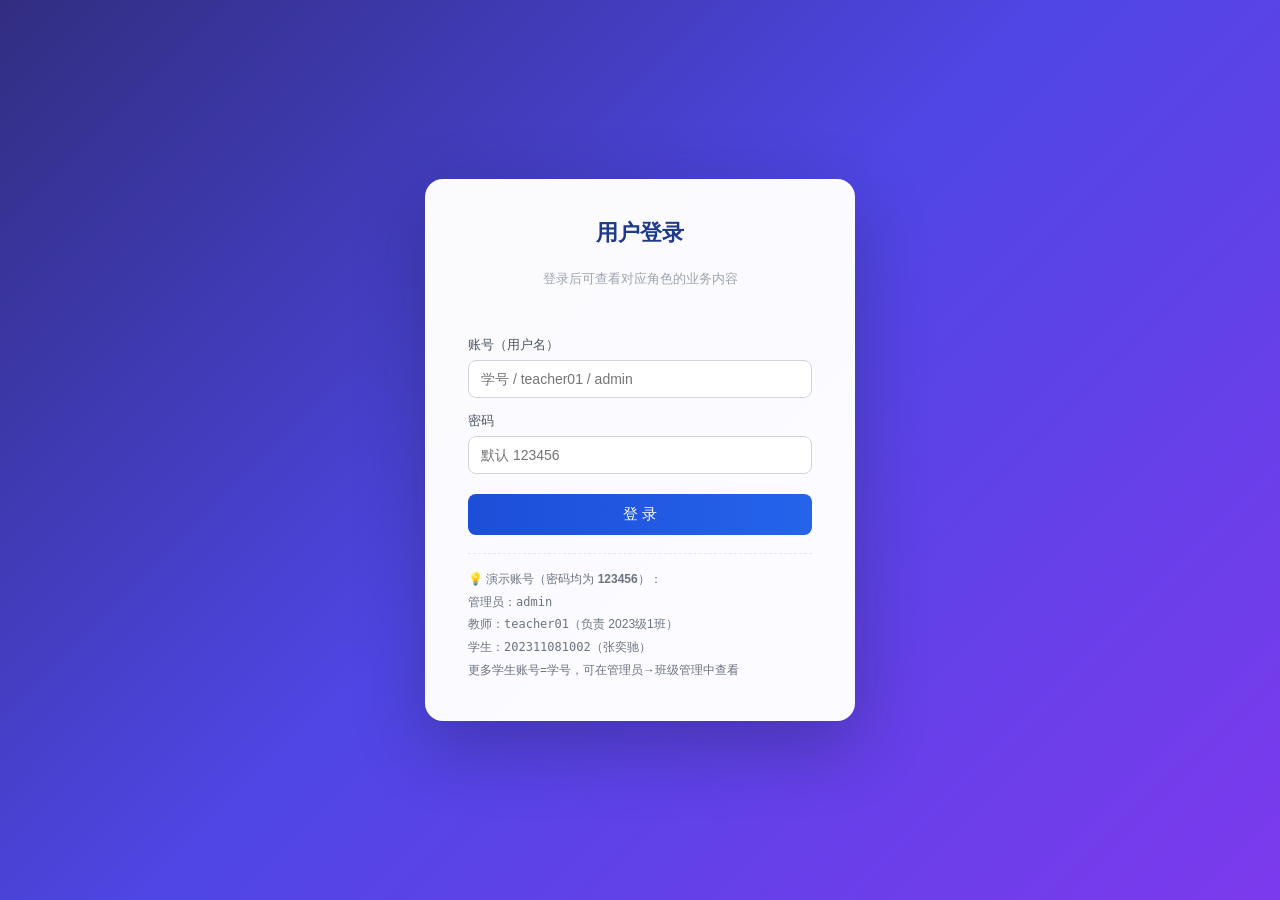
<file: static/index.html>
<!DOCTYPE html>
<html lang="zh-CN">
<head>
<meta charset="UTF-8" />
<title>本科生综测自动算分系统</title>
<link rel="stylesheet" href="/static/app.css">
</head>
<body>
<div class="app-shell">
  <aside id="sidebar" class="sidebar"></aside>
  <div class="shell-content">
    <header>
      <div class="header-context">
        <span class="academic-year">2025–2026 学年综合测评</span>
        <span class="phase-tag">材料填报与审核进行中</span>
      </div>
      <div id="hdr" class="hdr"></div>
    </header>
    <main>
      <div id="app"></div>
    </main>
  </div>
</div>
<div id="modalMask" class="modal-mask"><div class="modal">
  <div class="modal-hd"><h3 id="modalTitle">弹窗</h3><span class="close" onclick="closeModal()">×</span></div>
  <div class="modal-bd" id="modalBody"></div>
  <div class="modal-ft" id="modalFt"></div>
</div></div>
<div id="toast"></div>
<script src="/static/common.js"></script>
<script src="/static/student.js"></script>
<script src="/static/teacher.js"></script>
<script src="/static/admin.js"></script>
<script src="/static/app.js"></script>
</body>
</html>
</file>
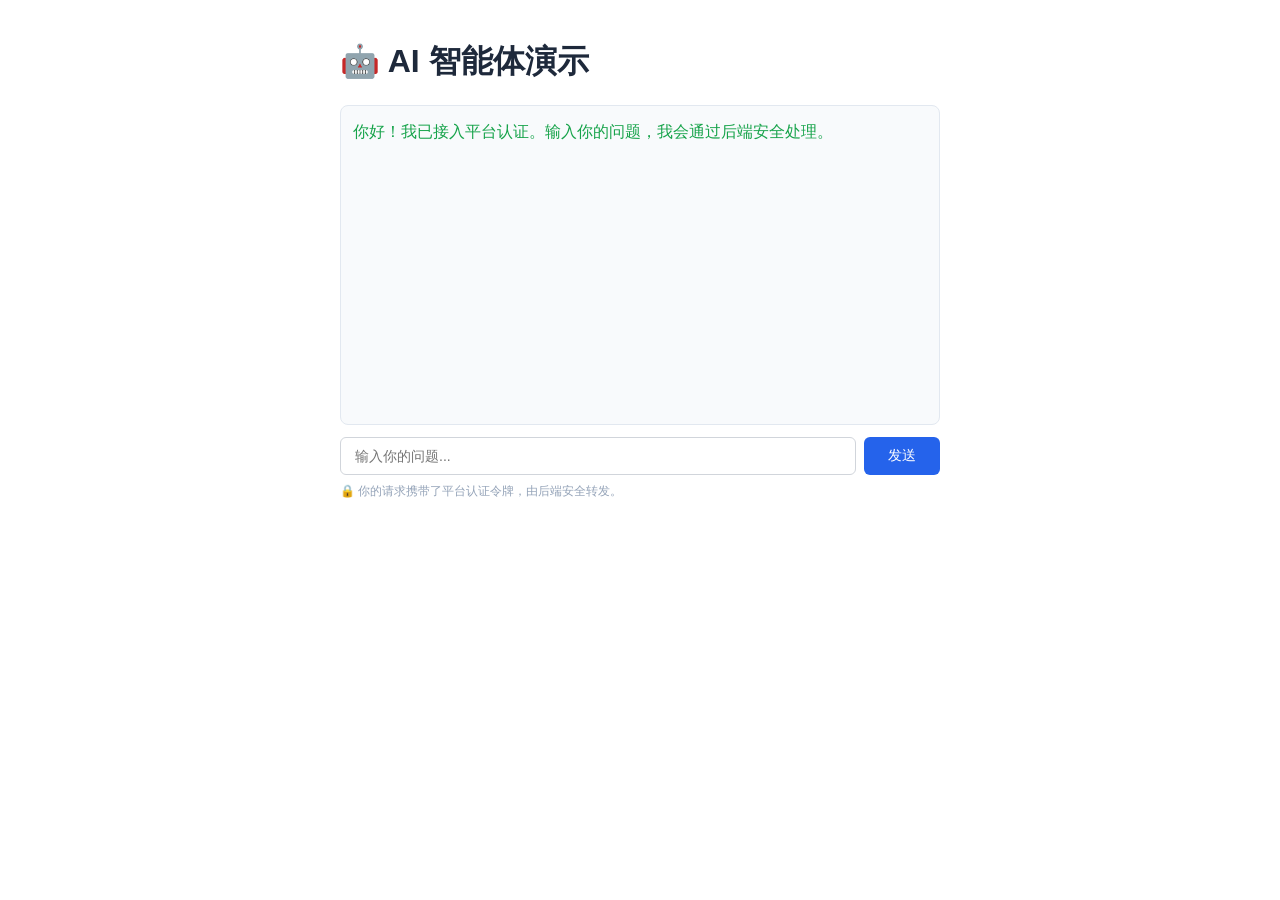
<file: static/webdemo.html>
<!DOCTYPE html>
<html lang="zh-CN">
<head>
    <meta charset="UTF-8">
    <meta name="viewport" content="width=device-width, initial-scale=1.0">
    <title>AI 智能体 Web Demo</title>
    <style>
        * { box-sizing: border-box; }
        body { font-family: -apple-system, sans-serif; max-width: 640px; margin: 40px auto; padding: 0 20px; }
        h1 { color: #1e293b; }
        #chat-box { border: 1px solid #e2e8f0; border-radius: 8px; height: 320px; overflow-y: auto; padding: 12px; margin-bottom: 12px; background: #f8fafc; }
        .user-msg { text-align: right; color: #2563eb; margin: 4px 0; }
        .bot-msg { text-align: left; color: #16a34a; margin: 4px 0; }
        .input-row { display: flex; gap: 8px; }
        .input-row input { flex: 1; padding: 10px 14px; border: 1px solid #d1d5db; border-radius: 6px; font-size: 14px; }
        .input-row button { padding: 10px 24px; background: #2563eb; color: #fff; border: 0; border-radius: 6px; cursor: pointer; font-size: 14px; }
        .input-row button:disabled { opacity: 0.5; cursor: not-allowed; }
        .tip { font-size: 12px; color: #94a3b8; margin-top: 8px; }
    </style>
</head>
<body>
    <h1>🤖 AI 智能体演示</h1>
    <div id="chat-box">
        <div class="bot-msg">你好！我已接入平台认证。输入你的问题，我会通过后端安全处理。</div>
    </div>
    <div class="input-row">
        <input type="text" id="user-input" placeholder="输入你的问题...">
        <button id="send-btn">发送</button>
    </div>
    <div class="tip">🔒 你的请求携带了平台认证令牌，由后端安全转发。</div>

    <script>
        const chatBox = document.getElementById('chat-box');
        const input = document.getElementById('user-input');
        const sendBtn = document.getElementById('send-btn');

        function getToken() {
            return localStorage.getItem('zongce_token') || '';
        }

        function addMessage(text, sender) {
            const msg = document.createElement('div');
            msg.className = sender === 'user' ? 'user-msg' : 'bot-msg';
            msg.textContent = text;
            chatBox.appendChild(msg);
            chatBox.scrollTop = chatBox.scrollHeight;
        }

        async function sendMessage() {
            const userInput = input.value.trim();
            if (!userInput) return;

            addMessage(userInput, 'user');
            input.value = '';
            input.disabled = true;
            sendBtn.disabled = true;

            try {
                const token = getToken();
                const response = await fetch('/webdemo/api/chat', {
                    method: 'POST',
                    headers: {
                        'Content-Type': 'application/json',
                        'Authorization': `Bearer ${token}`
                    },
                    body: JSON.stringify({ input: userInput })
                });

                const data = await response.json();
                if (response.ok) {
                    addMessage(data.answer || '没有收到回复。', 'bot');
                } else {
                    addMessage('❌ ' + (data.error || data.message || '请求失败'), 'bot');
                }
            } catch (error) {
                addMessage('❌ 网络错误: ' + error.message, 'bot');
            } finally {
                input.disabled = false;
                sendBtn.disabled = false;
                input.focus();
            }
        }

        sendBtn.addEventListener('click', sendMessage);
        input.addEventListener('keydown', function(e) { if (e.key === 'Enter') sendMessage(); });
    </script>
</body>
</html>
</file>
<file: static/app.css>
*{box-sizing:border-box;margin:0;padding:0}
:root{--navy:#0f172a;--navy-soft:#1e293b;--primary:#4f46e5;--surface:#fff;--line:#e2e8f0;--muted:#64748b}
body{font-family:"Microsoft YaHei",-apple-system,BlinkMacSystemFont,"Segoe UI",Arial,sans-serif;background:#f1f5f9;color:#1e293b;min-height:100vh}
.app-shell{display:flex;min-height:100vh}
.sidebar{width:228px;background:var(--navy);color:#fff;display:flex;flex-direction:column;position:fixed;inset:0 auto 0 0;z-index:40;box-shadow:8px 0 24px rgba(15,23,42,.08)}
.side-brand{height:78px;padding:16px 18px;display:flex;align-items:center;gap:11px;border-bottom:1px solid rgba(148,163,184,.16)}
.side-logo{width:40px;height:40px;border-radius:11px;display:grid;place-items:center;background:linear-gradient(135deg,#6366f1,#8b5cf6);font-size:19px;font-weight:800;box-shadow:0 8px 20px rgba(99,102,241,.32)}
.side-brand b{display:block;font-size:14px;letter-spacing:.02em}.side-brand small{display:block;color:#94a3b8;font-size:11px;margin-top:3px}
.side-nav{padding:16px 10px;display:flex;flex-direction:column;gap:5px;flex:1;overflow-y:auto}
.side-nav-item{width:100%;border:0;background:transparent;color:#94a3b8;padding:11px 12px;border-radius:8px;display:flex;align-items:center;gap:11px;text-align:left;cursor:pointer;font-size:13px;transition:.18s}
.side-nav-item:hover{background:rgba(148,163,184,.1);color:#e2e8f0}.side-nav-item.active{background:linear-gradient(90deg,rgba(79,70,229,.95),rgba(99,102,241,.82));color:#fff;box-shadow:0 7px 18px rgba(79,70,229,.22)}
.nav-icon{width:22px;text-align:center;font-size:15px}.side-user{padding:15px 16px;border-top:1px solid rgba(148,163,184,.16);display:flex;align-items:center;gap:10px}
.side-avatar,.header-avatar{display:grid;place-items:center;border-radius:50%;font-weight:700}.side-avatar{width:34px;height:34px;background:#e0e7ff;color:#4f46e5}.side-user b{display:block;font-size:13px}.side-user small{display:block;color:#94a3b8;font-size:11px;margin-top:2px}
.shell-content{width:calc(100% - 228px);margin-left:228px;min-height:100vh}
header{height:64px;background:#fff;color:#1e293b;padding:0 26px;display:flex;align-items:center;justify-content:space-between;border-bottom:1px solid var(--line);position:sticky;top:0;z-index:30}
.header-context{display:flex;align-items:center;gap:8px;font-size:12px}.academic-year{color:#64748b}.phase-tag{padding:4px 9px;border-radius:999px;background:#eef2ff;color:#4f46e5;font-weight:600}
header .hdr{display:flex;align-items:center;gap:10px;font-size:13px}.header-avatar{width:34px;height:34px;background:#e0e7ff;color:#4f46e5}.header-user b,.header-user small{display:block}.header-user small{color:#94a3b8;font-size:11px;margin-top:1px}
header button{background:#f8fafc;color:#475569;border:1px solid var(--line);border-radius:7px;padding:7px 12px;cursor:pointer;font-weight:500}header button:hover{background:#eef2ff;color:#4338ca;border-color:#c7d2fe}
main{max-width:1520px;margin:0 auto;padding:24px 26px 42px}
body.login-mode .sidebar,body.login-mode header{display:none}body.login-mode .shell-content{width:100%;margin-left:0}body.login-mode main{max-width:none;padding:0;min-height:100vh;background:linear-gradient(135deg,#312e81 0%,#4f46e5 48%,#7c3aed 100%)}
/* 登录 */
.login-wrap{display:flex;align-items:center;justify-content:center;min-height:100vh;padding:24px}
.login-card{background:rgba(255,255,255,.98);padding:38px 42px;border-radius:18px;box-shadow:0 24px 70px rgba(15,23,42,.3);width:430px;border:1px solid rgba(255,255,255,.5)}
.login-card h2{font-size:22px;margin-bottom:20px;color:#1e3a8a;text-align:center}
.login-card .tip{text-align:center;color:#9ca3af;font-size:13px;margin-bottom:18px}
.login-card .field{margin-bottom:14px}
.login-card label{display:block;font-size:13px;margin-bottom:6px;color:#4b5563}
.login-card input{width:100%;padding:10px 12px;border:1px solid #d1d5db;border-radius:8px;font-size:14px;outline:none}
.login-card input:focus{border-color:#1d4ed8}
.login-card button{width:100%;background:linear-gradient(90deg,#1d4ed8,#2563eb);color:#fff;border:0;padding:11px;border-radius:8px;font-size:15px;cursor:pointer;margin-top:6px}
.login-card .demo{margin-top:18px;padding-top:14px;border-top:1px dashed #e5e7eb;font-size:12px;color:#6b7280;line-height:1.9}
.login-card .err{color:#dc2626;font-size:13px;margin-bottom:10px;min-height:18px;text-align:center}
/* 折叠模块 */
.accordion{display:flex;flex-direction:column;gap:14px}
.acc{background:#fff;border:1px solid var(--line);border-radius:12px;box-shadow:0 3px 14px rgba(15,23,42,.045);overflow:hidden;scroll-margin-top:82px}
.acc-hd{padding:16px 20px;background:#fff;border-bottom:1px solid #f1f5f9;display:flex;align-items:center;justify-content:space-between;cursor:pointer;user-select:none}
.acc-hd h3{font-size:16px;color:#111827;font-weight:600}
.acc-hd .arrow{font-size:14px;color:#6b7280;transition:transform .2s}
.acc.open .acc-hd .arrow{transform:rotate(180deg)}
.acc-hd:hover{background:#f3f4f6}
.acc-bd{padding:18px 20px;display:none}
.acc.open .acc-bd{display:block}
/* 列表 + 表格 */
.tbl{width:100%;border-collapse:collapse;font-size:14px}
.tbl th,.tbl td{padding:10px 12px;text-align:left;border-bottom:1px solid #f3f4f6}
.tbl th{background:#f9fafb;color:#4b5563;font-weight:500}
.tbl tr:hover td{background:#fafbfc}
.badge{display:inline-block;padding:3px 10px;border-radius:12px;font-size:12px;font-weight:500}
.badge.s0{background:#e5e7eb;color:#374151}
.badge.s1{background:#fef3c7;color:#92400e}
.badge.s2{background:#d1fae5;color:#065f46}
.badge.s3{background:#fee2e2;color:#991b1b}
.badge.s4{background:#e0e7ff;color:#3730a3}
.search-row{display:flex;gap:10px;margin-bottom:14px;flex-wrap:wrap}
.search-row input{padding:8px 12px;border:1px solid #d1d5db;border-radius:6px;font-size:13px;flex:1;min-width:200px;outline:none}
.search-row input:focus{border-color:#1d4ed8}
button.btn{padding:7px 14px;border-radius:6px;border:0;cursor:pointer;font-size:13px;font-weight:500;background:#e5e7eb;color:#374151}
button.btn:hover{background:#d1d5db}
button.btn-primary{background:#2563eb;color:#fff}
button.btn-primary:hover{background:#1d4ed8}
button.btn-danger{background:#dc2626;color:#fff}
button.btn-danger:hover{background:#991b1b}
button.btn-success{background:#059669;color:#fff}
button.btn-success:hover{background:#047857}
.btn-sm{padding:4px 10px;font-size:12px}
.info-grid{display:grid;grid-template-columns:repeat(auto-fit,minmax(220px,1fr));gap:14px;margin-bottom:14px}
.info-item{display:flex;flex-direction:column;gap:4px}
.info-item label{font-size:12px;color:#6b7280}
.info-item input,.info-item select,.info-item textarea{padding:8px 10px;border:1px solid #d1d5db;border-radius:6px;font-size:14px;outline:none;background:#fff}
.info-item input:focus{border-color:#1d4ed8}
.info-item input[readonly]{background:#f9fafb;color:#4b5563}
.two-cols{display:grid;grid-template-columns:1fr 1fr;gap:16px}
.panel{background:#f9fafb;padding:14px;border-radius:8px}
.panel h4{font-size:14px;margin-bottom:10px;color:#374151}
.tabs{display:flex;gap:8px;margin-bottom:14px;border-bottom:1px solid #e5e7eb}
.tab{padding:8px 16px;cursor:pointer;font-size:14px;color:#6b7280;border-bottom:2px solid transparent;margin-bottom:-1px}
.tab.active{color:#1d4ed8;border-bottom-color:#1d4ed8;font-weight:600}
.back{color:#1d4ed8;cursor:pointer;font-size:13px;margin-bottom:12px;display:inline-block}
.back:hover{text-decoration:underline}
.evidences{display:flex;gap:10px;flex-wrap:wrap;margin-top:10px}
.ev-img{width:120px;height:120px;object-fit:cover;border:1px solid #e5e7eb;border-radius:6px;cursor:pointer}
.ev-pdf{padding:10px 14px;background:#e5e7eb;border-radius:6px;font-size:12px;color:#374151;cursor:pointer}
/* modal */
.modal-mask{position:fixed;inset:0;background:rgba(0,0,0,.45);display:none;align-items:center;justify-content:center;z-index:9999}
.modal-mask.show{display:flex}
.modal{background:#fff;border-radius:12px;max-width:620px;width:92%;max-height:86vh;overflow:auto}
.modal-hd{padding:14px 20px;border-bottom:1px solid #e5e7eb;display:flex;justify-content:space-between;align-items:center}
.modal-hd h3{font-size:16px}
.modal-hd .close{cursor:pointer;font-size:18px;color:#6b7280}
.modal-bd{padding:18px 20px}
.modal-ft{padding:14px 20px;border-top:1px solid #e5e7eb;display:flex;justify-content:flex-end;gap:10px}
.empty{padding:30px;text-align:center;color:#9ca3af;font-size:14px}
.tag-row{display:flex;gap:8px;flex-wrap:wrap;margin-bottom:14px}
.chip{padding:5px 12px;background:#eef2ff;color:#4338ca;border-radius:16px;font-size:12px;cursor:pointer}
.chip.active{background:#4338ca;color:#fff}
.pwd{display:grid;grid-template-columns:1fr 1fr;gap:12px;margin-bottom:12px}
.msg{position:fixed;top:20px;left:50%;transform:translateX(-50%);background:#111827;color:#fff;padding:10px 20px;border-radius:8px;font-size:13px;z-index:99999}
.msg.err{background:#991b1b}
.msg.ok{background:#047857}
.class-card{border:1px solid #e5e7eb;border-radius:8px;padding:12px 14px;margin-bottom:12px;background:#fff}
.class-card h4{font-size:15px;color:#1e3a8a;margin-bottom:6px}
.cls-actions{display:flex;gap:6px;margin-bottom:10px;flex-wrap:wrap}
.cls-hd{cursor:pointer;user-select:none;padding:2px 0}
.cls-hd:hover{background:#f9fafb;border-radius:4px;margin:0 -4px;padding:2px 4px}
.cls-arrow{display:inline-block;width:18px;color:#374151;transition:transform 0.2s}
.cls-open .cls-arrow{transform:rotate(90deg)}
.tch-item{display:flex;align-items:center;gap:10px;background:#eef2ff;padding:6px 10px;border-radius:6px;margin-bottom:6px;font-size:13px}
/* 角色工作台与数据看板 */
.workspace-head{display:flex;justify-content:space-between;align-items:center;margin-bottom:18px;padding:2px 2px 0}
.workspace-head .eyebrow{font-size:10px;font-weight:700;letter-spacing:.16em;color:#6366f1;margin-bottom:6px}.workspace-head h2{font-size:22px;color:#0f172a}.workspace-head p{font-size:13px;color:#64748b;margin-top:5px}
.workspace-mark{width:54px;height:54px;border-radius:16px;display:grid;place-items:center;background:linear-gradient(135deg,#eef2ff,#ddd6fe);color:#4f46e5;font-size:22px;font-weight:800;border:1px solid #c7d2fe}
.overview-grid,.grid{display:grid;grid-template-columns:repeat(4,minmax(0,1fr));gap:14px;margin-bottom:18px}
.overview-loading{grid-column:1/-1;background:#fff;border:1px dashed #cbd5e1;border-radius:11px;padding:22px;text-align:center;color:#94a3b8;font-size:13px}
.overview-card,.card{position:relative;background:#fff;border:1px solid var(--line);border-radius:12px;padding:16px 18px;overflow:hidden;box-shadow:0 3px 14px rgba(15,23,42,.04)}
.overview-card:before{content:"";position:absolute;inset:0 auto 0 0;width:4px;background:#6366f1}.overview-card.tone-green:before{background:#10b981}.overview-card.tone-orange:before{background:#f59e0b}.overview-card.tone-red:before{background:#ef4444}.overview-card.tone-purple:before{background:#8b5cf6}
.overview-label,.card small{display:block;font-size:12px;color:#64748b}.overview-value,.card .number{font-size:28px;line-height:1.15;font-weight:750;color:#0f172a;margin-top:7px}.overview-hint{font-size:11px;color:#94a3b8;margin-top:6px;white-space:nowrap;overflow:hidden;text-overflow:ellipsis}
.overview-notices{grid-column:1/-1;display:flex;flex-direction:column;gap:8px}.overview-notice{padding:10px 13px;border-radius:8px;font-size:12px;border:1px solid}.notice-info{background:#eff6ff;border-color:#bfdbfe;color:#1e40af}.notice-warn{background:#fffbeb;border-color:#fde68a;color:#92400e}.notice-danger{background:#fef2f2;border-color:#fecaca;color:#991b1b}.notice-ok{background:#ecfdf5;border-color:#a7f3d0;color:#065f46}
.rule-estimate{grid-column:1/-1;background:linear-gradient(135deg,#eef2ff,#f5f3ff);border:1px solid #c7d2fe;border-radius:10px;padding:13px 15px;display:flex;justify-content:space-between;align-items:center;gap:12px}.rule-estimate b{color:#4338ca;font-size:16px}.rule-estimate small{color:#64748b}
.actions{display:flex;gap:9px;justify-content:flex-end;flex-wrap:wrap}.tip{font-size:12px;color:#64748b;line-height:1.65}
.tbl{display:table;min-width:720px}.acc-bd,.panel{overflow-x:auto}.modal{box-shadow:0 24px 80px rgba(15,23,42,.28)}
button:disabled{cursor:not-allowed;opacity:.5}
@media(max-width:1100px){.overview-grid,.grid{grid-template-columns:repeat(2,minmax(0,1fr))}.two-cols{grid-template-columns:1fr}}
@media(max-width:780px){.sidebar{width:72px}.side-brand{padding:15px 16px}.side-brand>div,.side-nav-item span:not(.nav-icon),.side-user>div{display:none}.side-nav-item{justify-content:center;padding:12px}.nav-icon{font-size:17px}.side-user{justify-content:center}.shell-content{width:calc(100% - 72px);margin-left:72px}header{padding:0 14px}.header-context .academic-year,.header-user{display:none}main{padding:18px 12px 34px}.workspace-head p{max-width:260px}.overview-grid,.grid{grid-template-columns:1fr}.info-grid{grid-template-columns:1fr}.pwd{grid-template-columns:1fr}.login-card{width:min(430px,100%);padding:30px 24px}}
</file>
